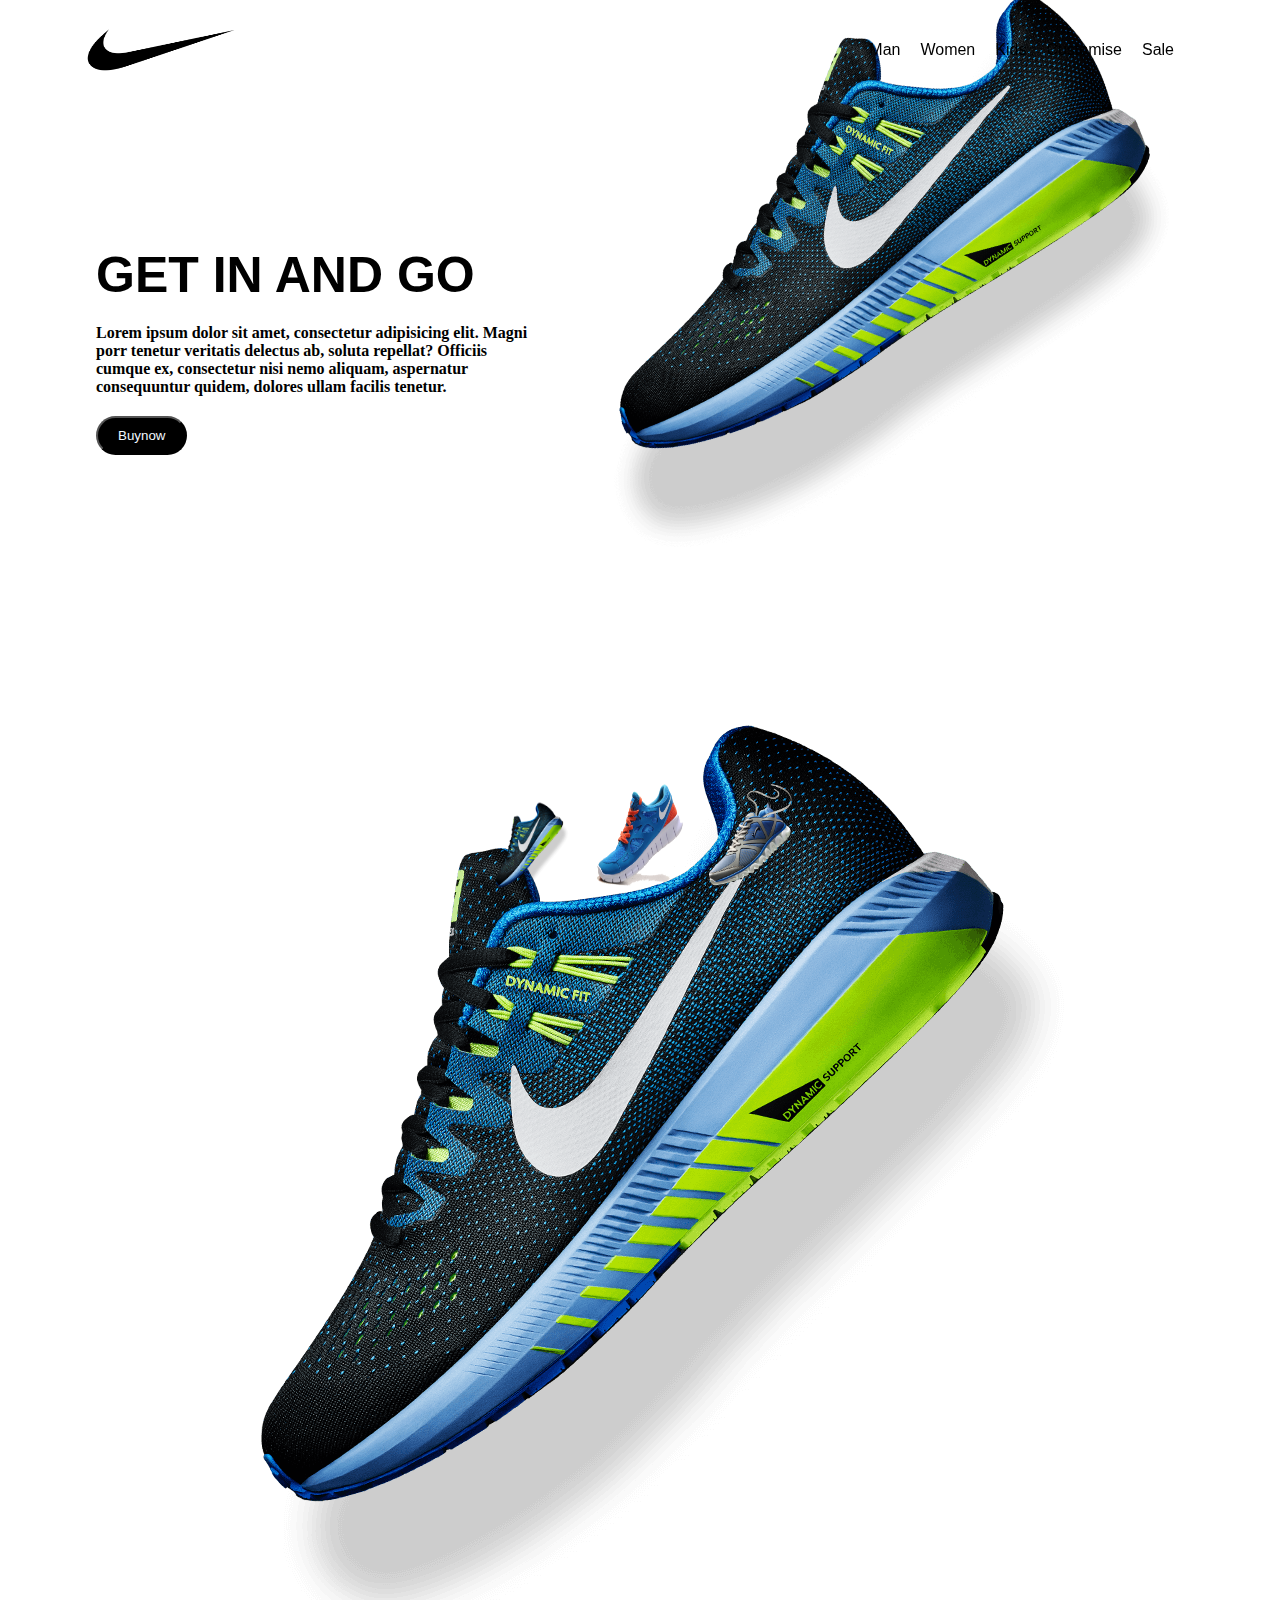
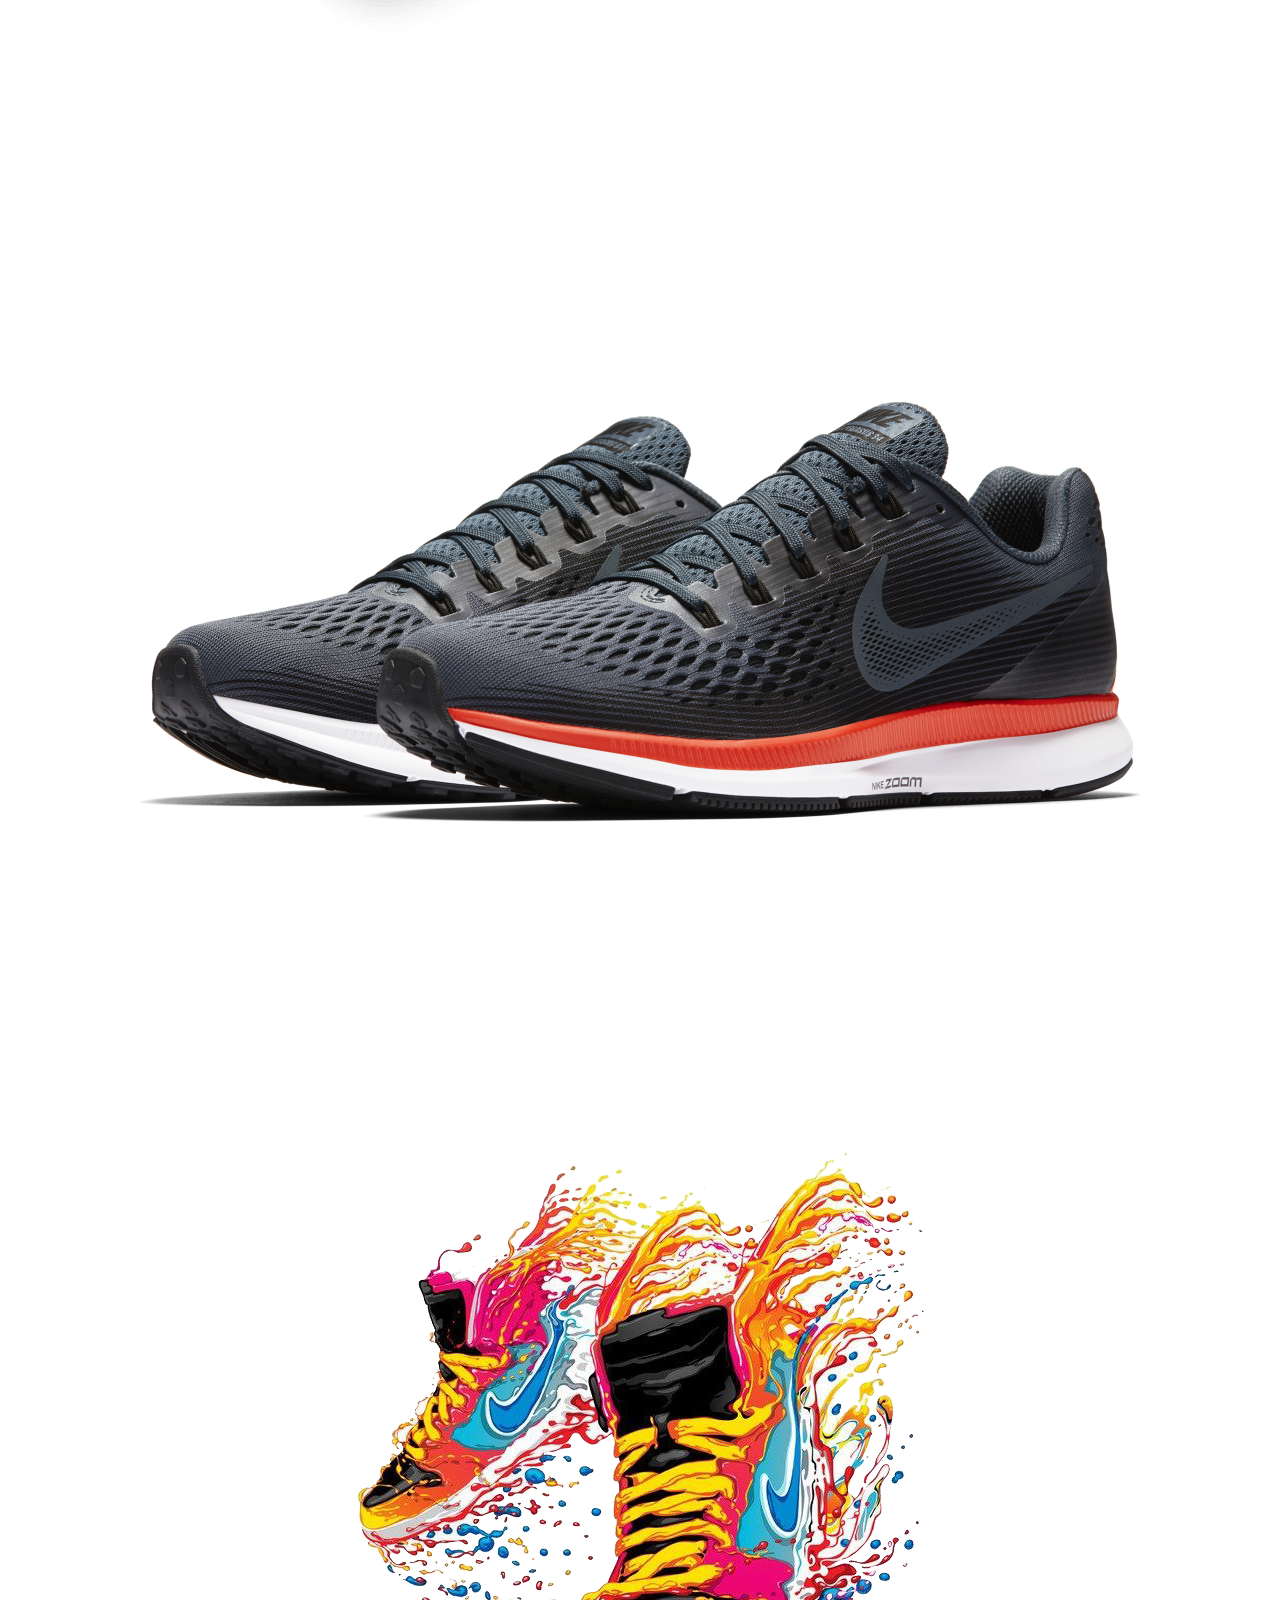
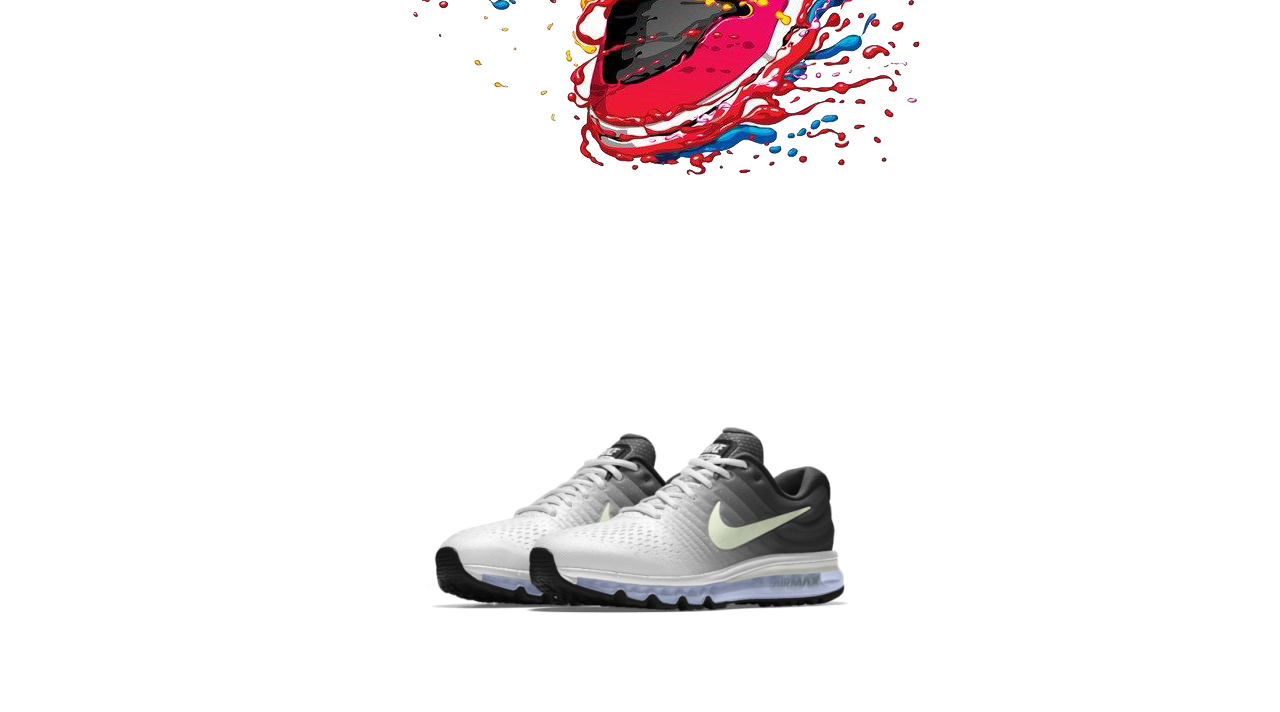
<file: index.html>
<!DOCTYPE html>
<html lang="en">

    <head>
        <meta charset="UTF-8">
        <meta name="viewport" content="width=device-width, initial-scale=1.0">
        <title>nike pages</title>

        <link rel="stylesheet" href="stylesheet.css">
    </head>

    <body>
        <nav>
            <div class="logo-img">
                <img src="images/logo.png" alt="">
            </div>

            <div class="nav-menu-wrapper">
                <ul class="nav-menu">
                    <li class="nav-item">Man</li>
                    <li class="nav-item">Women</li>
                    <li class="nav-item">Kids</li>
                    <li class="nav-item">Customise</li>
                    <li class="nav-item">Sale</li>
                </ul>
        </nav>
        <div class="header">
            <div class="content">
                <h1 class="heading">Get in and Go</h1>
                <h4 class="description">
                    Lorem ipsum dolor sit amet, consectetur adipisicing elit. Magni porr
                    tenetur veritatis delectus ab, soluta repellat?
                    Officiis cumque ex, consectetur nisi nemo aliquam,
                    aspernatur consequuntur quidem, dolores ullam facilis tenetur.
                </h4>
                <button class="btn">Buynow</button>
            </div>
            <img src="images/1.png" alt="" class="product-img">
        </div>
        <div class="variants">
            <div class="variant active one">
                <img src="images/1.png" alt="">
            </div>
            <div class="variant two">
                <img src="images/5.png" alt="">
            </div>
            <div class="variant three">
                <img src="images/6.png" alt="">
            </div>
        </div>
        <div class="images">
            <img src="images/1.png" alt="">
            <img src="images/2.png" alt="">
            <img src="images/3.png" alt="">
            <img src="images/4.png" alt="">
        </div>
    </body>
    <script src="https://ajax.googleapis.com/ajax/libs/jquery/3.7.0/jquery.min.js"></script>
    <script src="javascti.js"></script>

</html>
</file>
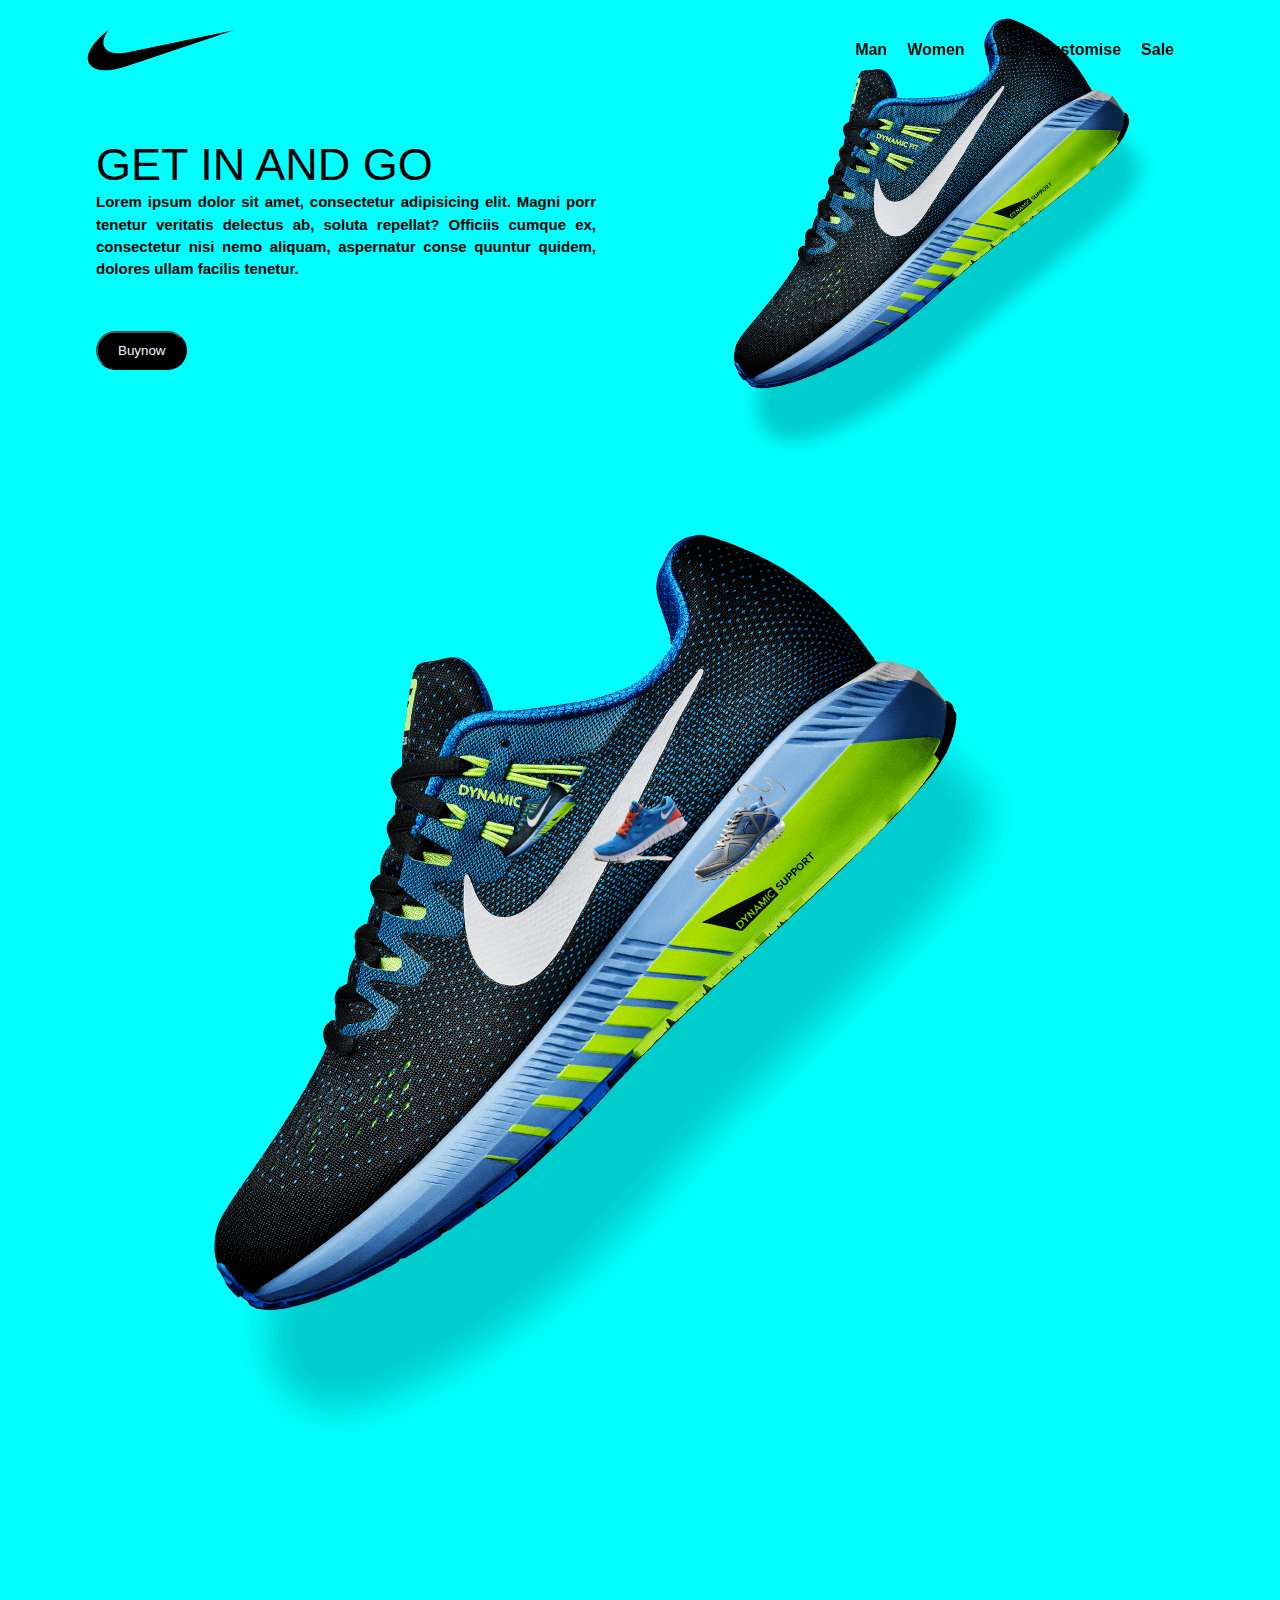
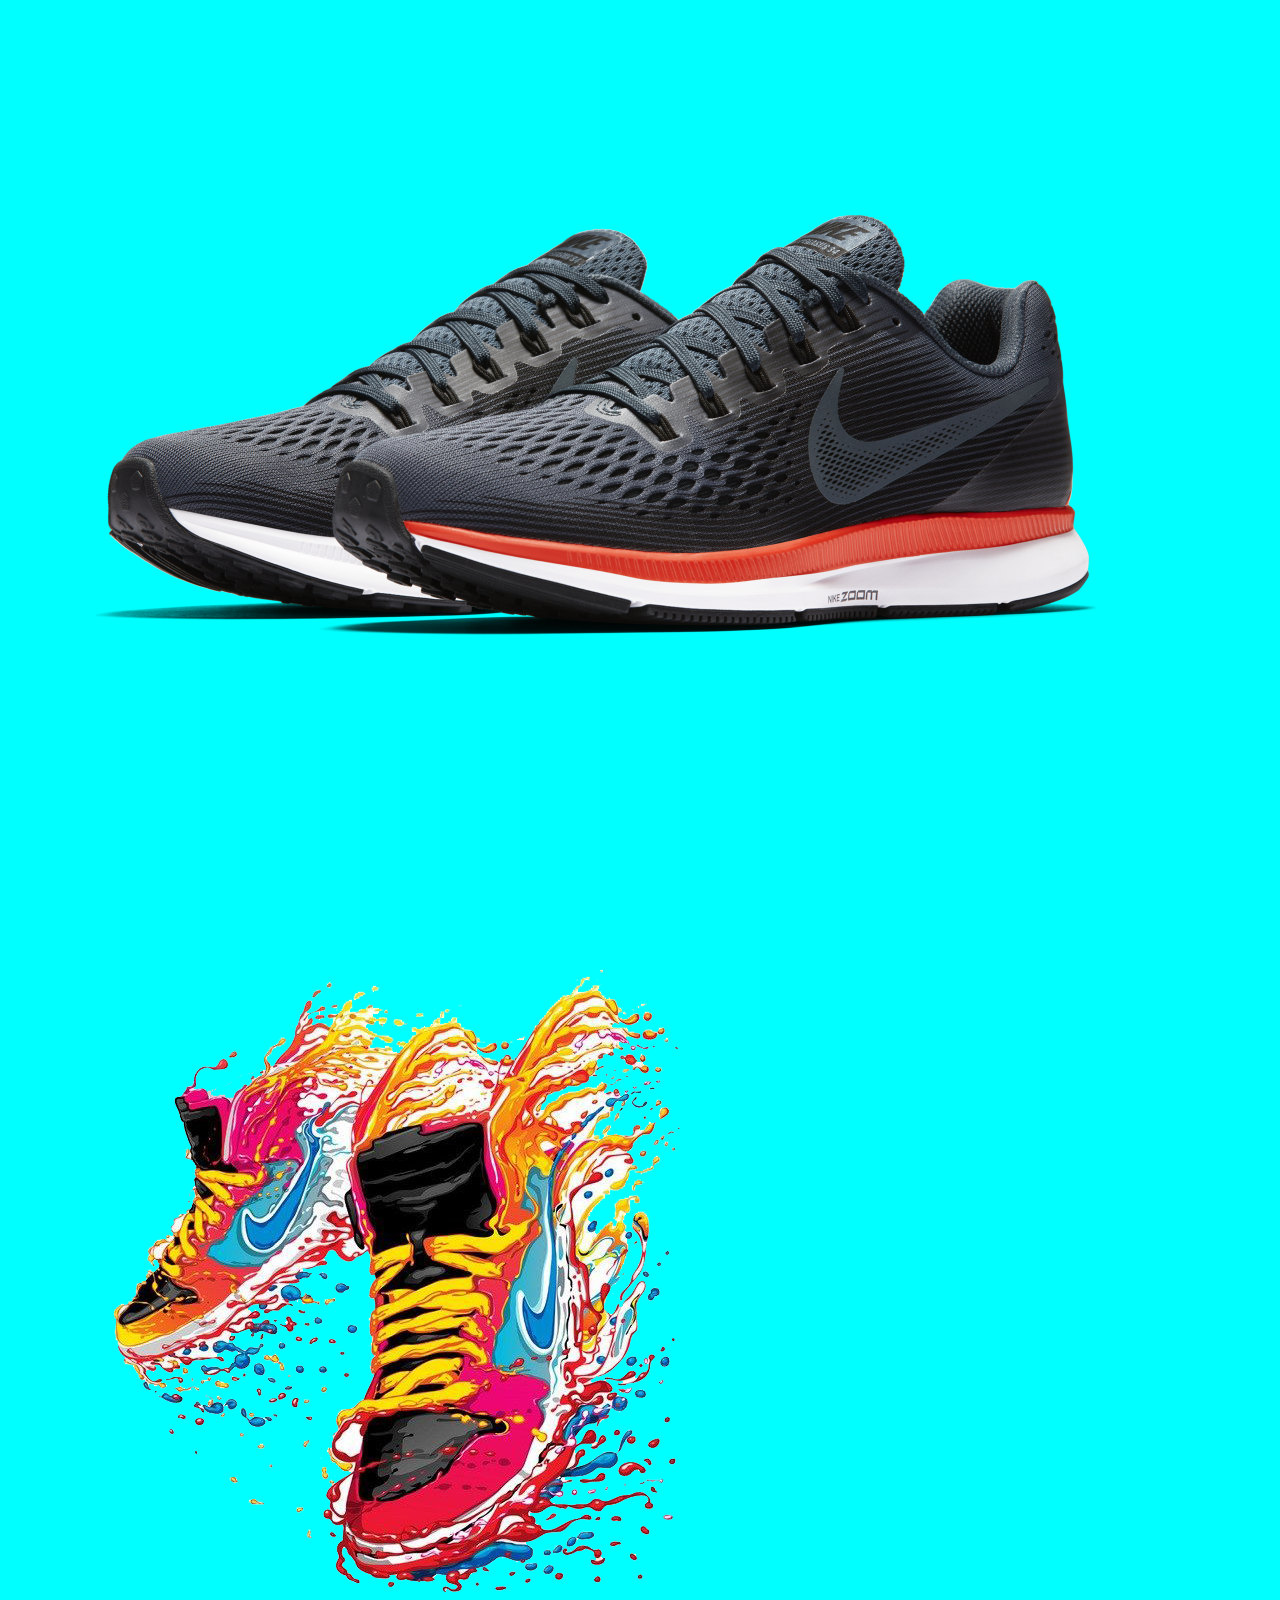
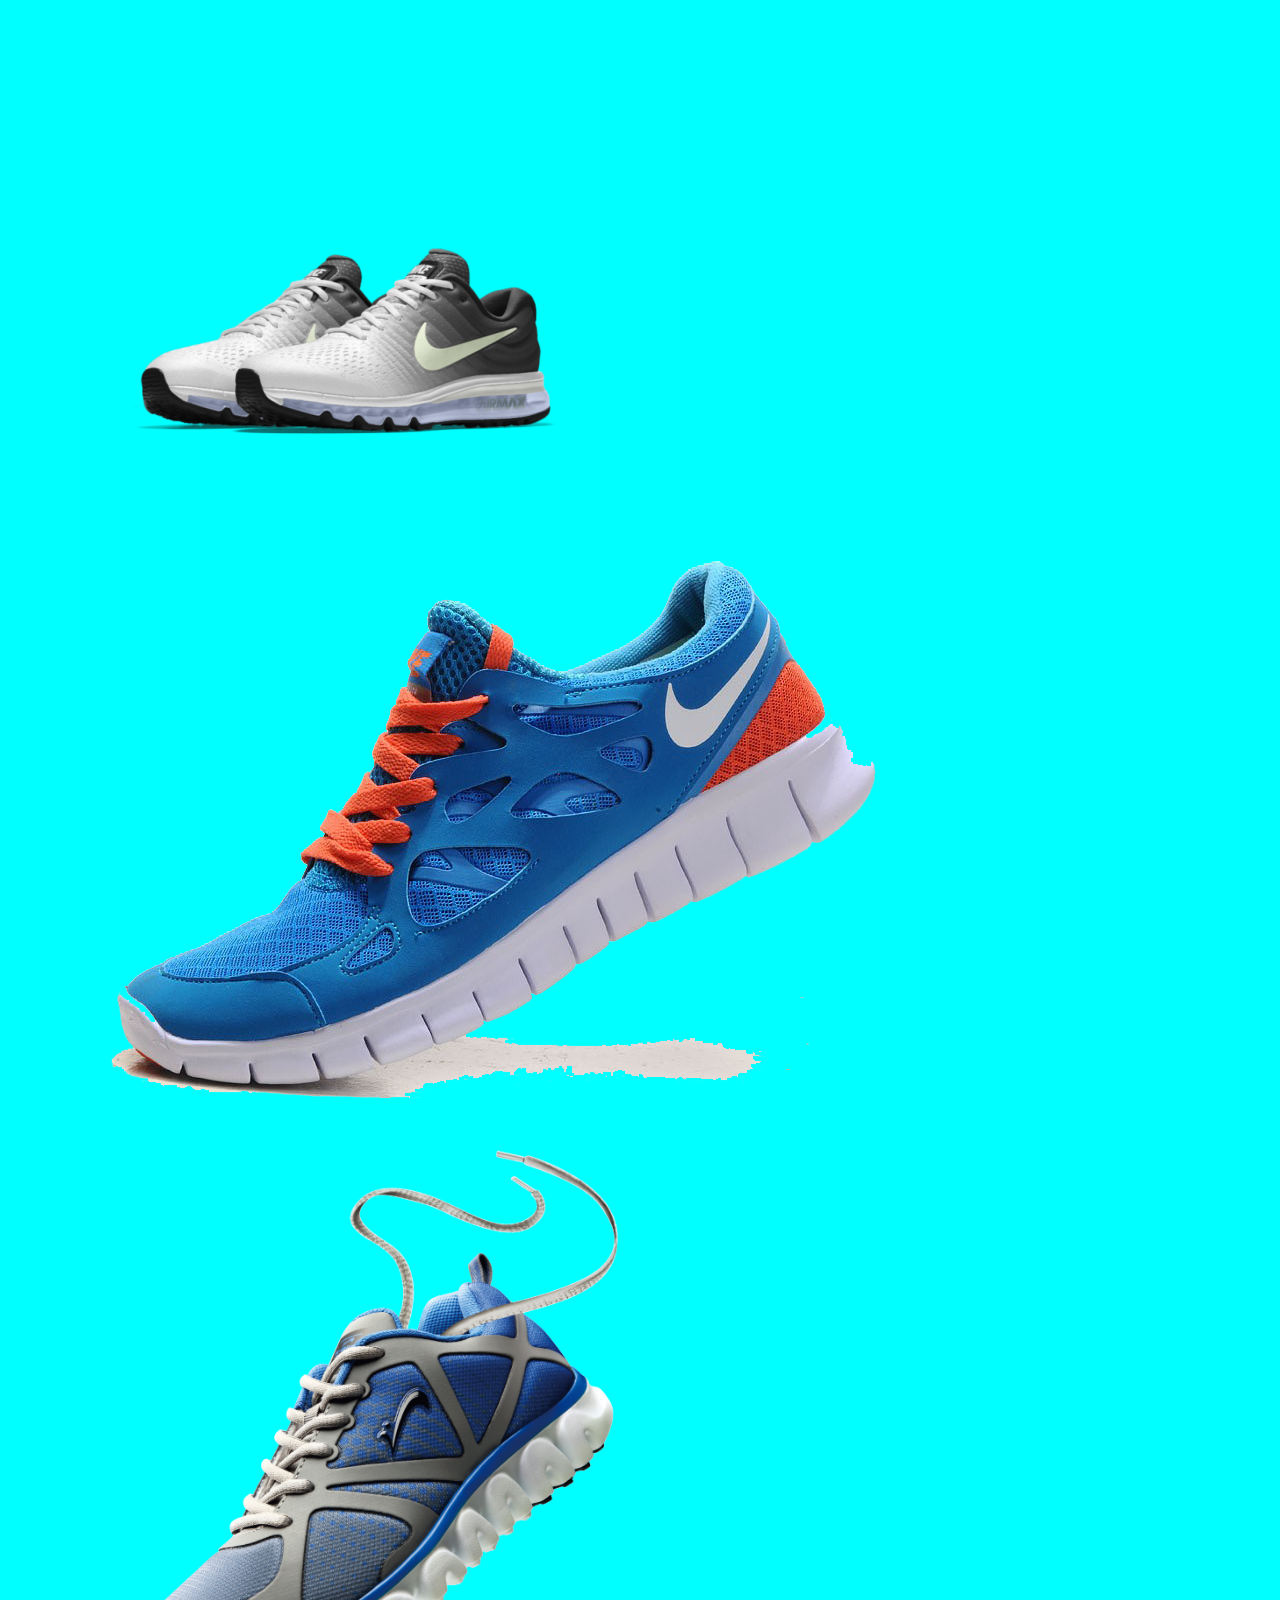
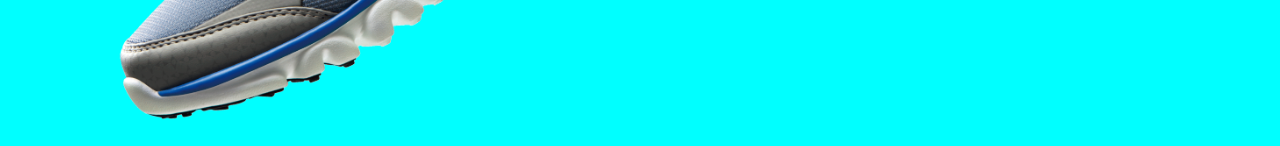
<file: NIKE.HTML>
<!DOCTYPE html>
<html lang="en">

    <head>
        <meta charset="UTF-8">
        <meta name="viewport" content="width=device-width, initial-scale=1.0">
        <title>Document</title>
        <style>
            * {
                padding: 0;
                margin: 0;
                list-style: none;
                box-sizing: border-box;
            }

            body {
                width: 85%;
                margin: 0 auto;
                color: black;
                transition: 0.25s background ease-in-out;
                background-color: aqua;
            }

            nav {
                width: 85%;
                display: flex;
                justify-content: space-between;
                align-items: center;
                position: fixed;
                z-index: 99999;
            }

            .logo-img {
                width: 170px;
                height: 100px;
                position: relative;
                left: -20px;
            }

            .logo-img img {
                width: 100%;
                height: 100%;
            }

            .menu {
                display: flex;

            }

            .item {
                display: flex;
                padding: 10px;
                /* font-weight: 500; */
                font-weight: 900;
                font-family: 'Segoe UI', Tahoma, Geneva, Verdana, sans-serif;
                cursor: pointer;
            }

            .header {
                display: flex;
                justify-content: space-between;
                align-items: center;
            }

            .content {
                /* display: flex; */
                position: relative;
            }

            .heading {
                /* width: 500px; */
                font-size: 45px;
                font-family: 'Segoe UI', Tahoma, Geneva, Verdana, sans-serif;
                text-transform: uppercase;
                font-style: bold;
                font-weight: 500;
            }

            .description {
                width: 500px;
                font-size: 15px;
                text-align: justify;
                font-family: 'Segoe UI', Tahoma, Geneva, Verdana, sans-serif;
                line-height: 1.4rem;
            }

            .btn {
                padding: 10px 20px;
                margin-top: 50px;
                background-color: black;
                color: aliceblue;
                border-radius: 20px;
            }

            .header img {
                width: 500px;
                transform: rotate(5deg);
            }

            .btn button:hover {
                transform: scale(1.1);
                cursor: pointer;
            }

            .animation {
                width: 85%;
                display: flex;
                align-items: center;
                justify-content: center;
                position: fixed;
                bottom: 10px;
                z-index: 9999999;
            }

            .variant img {
                width: 100px;
            }

            .active {
                animation: jump 0.5s infinite linear;
                cursor: pointer;
            }

            .two {
                cursor: pointer;
            }

            .three {
                cursor: pointer;
            }

            .list-img {
                width: 100%;
                margin: auto;
            }

            @keyframes jump {
                0% {
                    transform: translateY(-20px);
                }

                50% {
                    transform: translateY(0px);
                }

                100% {
                    transform: translateY(20px);
                }
            }
        </style>

    </head>

    <body>
        <nav>
            <div class="logo-img">
                <img src="images/logo.png" alt="">
            </div>
            <ul class="menu">
                <li class="item">Man</li>
                <li class="item">Women</li>
                <li class="item">Kids</li>
                <li class="item">Customise</li>
                <li class="item">Sale</li>
            </ul>
        </nav>
        <div class="header">
            <div class="content">
                <h1 class="heading">GET IN AND GO</h1>
                <h4 class="description">Lorem ipsum dolor sit amet, consectetur adipisicing elit. Magni porr
                    tenetur veritatis delectus ab, soluta repellat?
                    Officiis cumque ex, consectetur nisi nemo aliquam, aspernatur conse
                    quuntur quidem, dolores ullam facilis tenetur.</h4>
                <button class="btn">Buynow</button>
            </div>
            <img src="images/1.png" alt="">
        </div>
        <div class="animation">
            <div class="variant one active">
                <img src="images/1.png" alt="">
            </div>
            <div class="variant two">
                <img src="images/\5.png" alt="">
            </div>
            <div class="variant three ">
                <img src="images/6.png" alt="">
            </div>
        </div>
        <div class="list-img">
            <img src="images/1.png" alt="">
            <img src="images/2.png" alt="">
            <img src="images/3.png" alt="">
            <img src="images/4.png" alt="">
            <img src="images/5.png" alt="">
            <img src="images/6.png" alt="" width="50%">
        </div>

    </body>
    <script src="https://ajax.googleapis.com/ajax/libs/jquery/3.7.0/jquery.min.js"></script>
    <script>
        $(document).ready(function () {
            $(".one").on('click', function () {
                $("body").css({
                    background: '#f67280', color: 'white'
                })
                $(".btn").css({
                    background: 'blue',
                    color: 'white'
                })
            })
            $(".two").on('click', function () {
                $("body").css({
                    background: 'black', color: 'white'
                })
                $(".btn").css({
                    background: 'white',
                    color: 'black'
                })
            })
            $(".three").on('click', function () {
                $("body").css({
                    background: '#11cbd7', color: 'white'
                })
                $(".btn").css({
                    background: 'black',
                    color: 'white'
                })
            })
        })
    </script>

</html>
</file>
<file: stylesheet.css>
*{
    list-style: none;
    padding:0 ;
    margin: 0%;
    box-sizing: border-box;
}

body{
    margin: 0 auto;
    width: 85%;
    color: black;
    transition: 0.2S background ease-in-out;
}
nav{
    width: 85%;
    display: flex;
    justify-content: space-between;
    align-items: center;
    position: fixed;
    z-index: 99999;
}
.logo-img{
    width: 170px;
    height: 100px;
    position: relative;
    left: -20px;
}
.logo-img img{
    width: 100%;
    height: 100%;
}
.nav-menu{
    display: flex;
}
.nav-item{
    font-weight: 500;
    font-family: 'Segoe UI', Tahoma, Geneva, Verdana, sans-serif;
    margin: 0 10px;
    cursor: pointer;
}
.nav-item:hover{
    text-decoration: underline;
}
.header{
    display: flex;
    align-items: center;
    justify-content: space-between;
}
.content{
    width: 40%;
}
.heading{
    font-size: 50px;
    font-family: 'Segoe UI', Tahoma, Geneva, Verdana, sans-serif;
    text-transform: uppercase;
    font-weight: bold;
    margin-bottom: 20px;
}
.descrition{
    font-size: 16px;
    font-family: 'Segoe UI', Tahoma, Geneva, Verdana, sans-serif;
    line-height: 1.4rem;
}
.btn{
    padding: 10px 20px;
    background-color: black;
    color: aliceblue;
    border-radius: 20px;
    width: fit-content;
    font-family: 'Segoe UI', Tahoma, Geneva, Verdana, sans-serif;
    margin-top: 20px;
    cursor: pointer;
}
.btn:hover{
    transform: scale(1.1);
}
.product-img{
    /* transform: rotate(-20deg); */
    width: 600px;
    height: 700px;
    position: relative;
    top: -50px;
    transform: rotate(15deg);
}
.variants{
    width: 85%;
    display: flex;
    align-items: center;
    justify-content: center;
    position: fixed;
    bottom: 10px;
    z-index: 9999999;
}
.variant{
    width: 90px;
    height: 110px;
    margin: 0px 10px;
    transition: 0.2s all ease-in;
    cursor: pointer;
    position: relative;
    top: 0px;
}
.variant img{
    width: 100%;
    height: 100%;
}
.variant:hover{
    position: relative;
    top: -20px;
    transition: 0.2s ease-in;
}
.images{
    display: flex;
    flex-wrap: wrap;
    justify-content: center;
}
.active{
    position: relative;
    top: 20px;
    animation: activeproduct ease-in-out infinite 0.8s;
}
    
@keyframes activeproduct{
    0%{
        top: -20px;
    }
    50%{
        top: -15px;
    }
    100%{
        top: 20px;
    }
}
</file>
